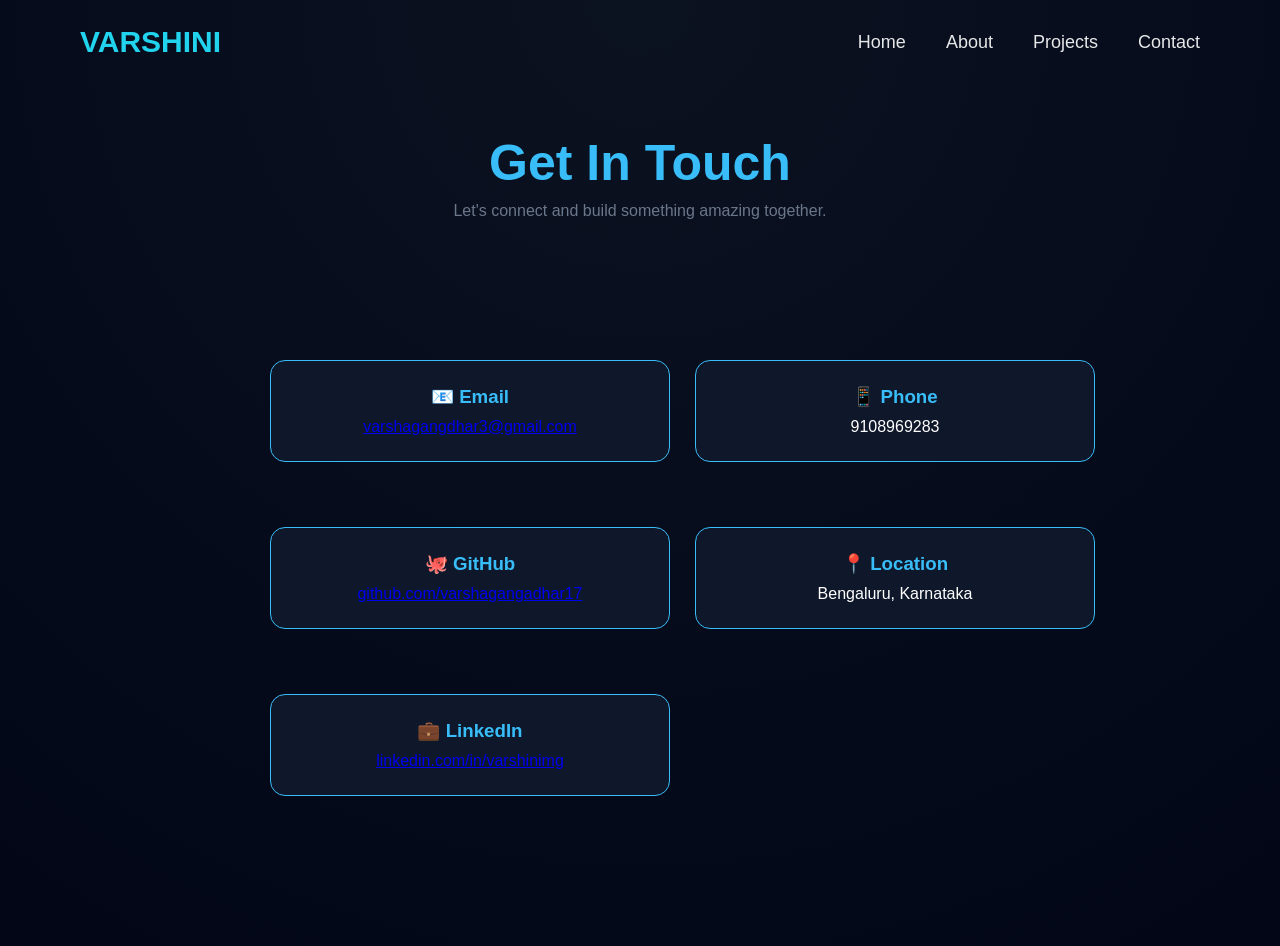
<file: contact.html>
<!DOCTYPE html>
<html>
<head>
    <title>Contact</title>
    <link rel="stylesheet" href="style.css">
</head>
<body>

<nav class="navbar">
    <div class="logo">VARSHINI</div>

    <ul class="nav-links">
        <li><a href="index.html">Home</a></li>
        <li><a href="about.html">About</a></li>
        <li><a href="projects.html">Projects</a></li>
        <li><a href="contact.html">Contact</a></li>
    </ul>
</nav>

<section class="contact-section">

    <h1>Get In Touch</h1>

    <p class="subtitle">
        Let's connect and build something amazing together.
    </p>

    <div class="contact-container">

        <div class="contact-card">
            <h3>📧 Email</h3>
            <p>
                <a href="varshagangdhar3@gmail.com" target="blank">
            varshagangdhar3@gmail.com
        </a>
    </p>
        </div>

        <div class="contact-card">
            <h3>📱 Phone</h3>
            <p>9108969283</p>
        </div>

        <div class="contact-card">
            <h3>🐙 GitHub</h3>
            <p>
                <a href="https://github.com/varshagangadhar17/varsha" target="_blank">
                    github.com/varshagangadhar17
                </a>
            </p>
        </div>

        <div class="contact-card">
            <h3>📍 Location</h3>
            <p>Bengaluru, Karnataka</p>
        </div>
        <div class="contact-card">
    <h3>💼 LinkedIn</h3>
    <p>
        <a href="https://www.linkedin.com/in/varshinimg" target="_blank">
            linkedin.com/in/varshinimg
        </a>
    </p>
</div>

    </div>

</section>

</body>
</html>
</file>
<file: style.css>
*{
    margin:0;
    padding:0;
    box-sizing:border-box;
    font-family:Arial,sans-serif;
}

body{
    background:#020617;
    color:white;
}

/* Navbar */

.navbar{
    display:flex;
    justify-content:space-between;
    align-items:center;
    padding:25px 80px;
}

.logo{
    font-size:30px;
    font-weight:bold;
    color:#22d3ee;
}

.nav-links{
    display:flex;
    list-style:none;
}

.nav-links li{
    margin-left:40px;
}

.nav-links a{
    text-decoration:none;
    color:white;
    font-size:18px;
}

.nav-links a:hover{
    color:#22d3ee;
}

/* Hero */

#hero{
    height:85vh;
    display:flex;
    flex-direction:column;
    justify-content:center;
    align-items:center;
    text-align:center;
}

#hero h1{
    font-size:70px;
}

#hero span{
    color:#22d3ee;
}

#hero h2{
    margin-top:15px;
    font-size:40px;
}

#hero p{
    margin-top:20px;
    font-size:20px;
    width:700px;
}

button{
    margin-top:30px;
    padding:15px 25px;
    border:none;
    border-radius:8px;
    background:#22d3ee;
    cursor:pointer;
    margin-right:10px;
}
.contact-container{
    text-align:center;
    padding:80px;
}

.contact-container h1{
    margin-bottom:40px;
    font-size:50px;
}

.contact-card{
    background:#0f172a;
    width:400px;
    margin:20px auto;
    padding:20px;
    border-radius:15px;
    border:1px solid #22d3ee;
}

.contact-card:hover{
    transform:scale(1.05);
    transition:0.3s;
}
#hero{
    display:flex;
    justify-content:space-around;
    align-items:center;
    height:80vh;
    padding:50px;
}

.hero-content{
    width:50%;
}

.hero-content h1{
    font-size:60px;
}

.hero-content span{
    color:#22d3ee;
}

.hero-content h2{
    margin-top:15px;
    font-size:35px;
}

.hero-content p{
    margin-top:20px;
    font-size:20px;
}

.hero-image img{
    width:350px;
    height:350px;
    border-radius:50%;
    object-fit:cover;
    border:5px solid #22d3ee;
}
#hero{
    display:flex;
    justify-content:space-around;
    align-items:center;
    height:80vh;
    padding:50px;
}

.hero-content{
    width:50%;
}

.hero-content h1{
    font-size:60px;
}

.hero-content span{
    color:#22d3ee;
}

.hero-content h2{
    margin-top:15px;
    font-size:35px;
}

.hero-content p{
    margin-top:20px;
    font-size:20px;
}

.hero-image img{
    width:350px;
    height:350px;
    border-radius:50%;
    object-fit:cover;
    border:5px solid #22d3ee;
}
body{
    background:#020617;
    color:white;
    font-family:Arial,sans-serif;
}

/* Contact Page */

.contact-section{
    text-align:center;
    padding:50px;
}

.contact-section h1{
    font-size:50px;
    color:#38bdf8;
}

.subtitle{
    margin-top:10px;
    margin-bottom:40px;
    color:#cbd5e1;
}

.contact-container{
    display:grid;
    grid-template-columns:repeat(2,1fr);
    gap:25px;
    max-width:900px;
    margin:auto;
}

.contact-card{
    background:#0f172a;
    border:1px solid #38bdf8;
    border-radius:15px;
    padding:25px;
    transition:0.3s;
}

.contact-card:hover{
    transform:translateY(-8px);
    box-shadow:0 0 20px #38bdf8;
}

.contact-card h3{
    color:#38bdf8;
    margin-bottom:10px;
}
body{
    background:#020617;
    color:white;
    font-family:Arial,sans-serif;
}

.projects{
    padding:80px;
    text-align:center;
}

.projects h1{
    font-size:50px;
    color:#38bdf8;
}
body{
    background:
    radial-gradient(
        circle at top right,
        rgba(0,212,255,0.1),
        transparent 30%
    ),
    #0a0f1f;
}
.subtitle{
    color:#94a3b8;
    margin-bottom:50px;
}
.projects h1{
    font-size:60px;
    color:white;
    margin-bottom:15px;
}

.projects h1 span{
    color:#00d4ff;
}
.projects{
    min-height:100vh;
    padding:80px;
    text-align:center;
}

.project-card{
    background:#111827;
    width:650px;
    margin:40px auto;
    padding:40px;
    border-radius:25px;
    transition:0.4s;
}

.project-card:hover{
    transform:scale(1.03);
}
.icon{
    font-size:70px;
    margin-bottom:20px;
}
button{
    background:#00d4ff;
    color:black;
    border:none;
    padding:12px 25px;
    border-radius:30px;
}
#hero{
    display:flex;
    justify-content:space-around;
    align-items:center;
    min-height:80vh;
    padding:50px;
}

.hero-content{
    width:50%;
}

.hero-image img{
    width:350px;
    height:350px;
    object-fit:cover;
    border-radius:50%;
    border:5px solid #00d4ff;
}
.hero-image img{
    width:300px;
    height:300px;
}
.about-section{
min-height:100vh;
padding:80px;
background:#0a0f1f;
}

.about-section h1{
text-align:center;
font-size:60px;
color:#00d4ff;
margin-bottom:50px;
}

.about-container{
display:flex;
align-items:center;
justify-content:center;
gap:60px;
flex-wrap:wrap;
}

.about-image img{
width:350px;
height:350px;
border-radius:50%;
object-fit:cover;
border:5px solid #00d4ff;
box-shadow:0 0 30px #00d4ff;
}

.about-content{
max-width:600px;
}

.about-content h2{
font-size:45px;
color:white;
}

.about-content h3{
color:#00d4ff;
margin-bottom:20px;
}

.about-content p{
color:#cbd5e1;
line-height:1.8;
}

.info-box{
background:#111827;
padding:20px;
border-radius:15px;
margin-top:20px;
border-left:4px solid #00d4ff;
}
.about-image img{
    width:220px;
    height:220px;
    border-radius:50%;
    object-fit:cover;
    border:4px solid #00d4ff;
    box-shadow:0 0 20px rgba(0,212,255,0.5);
}

.about-content h2{
    font-size:42px;
    font-weight:700;
    color:#ffffff;
    letter-spacing:1px;
}

.about-content h3{
    color:#00d4ff;
    font-size:22px;
    font-weight:500;
    margin-bottom:20px;
}
.about-section h1{
    text-align:center;
    font-size:55px;
    font-weight:700;
    color:#ffffff;
    margin-bottom:50px;
}

.about-section h1::after{
    content:"";
    display:block;
    width:100px;
    height:4px;
    background:#00d4ff;
    margin:12px auto;
    border-radius:10px;
}
.about-container{
    display:flex;
    align-items:center;
    justify-content:center;
    gap:40px;
    max-width:1100px;
    margin:auto;
}
.project-banner{
    width:100%;
    max-width:700px;
    display:block;
    margin:20px auto;
    border-radius:15px;
}
body {
  margin: 0;
  font-family: Arial, sans-serif;
  background: #0b1220;
  color: white;
}

/* Section */
.projects-section {
  padding: 60px 20px;
  text-align: center;
}

.section-title {
  font-size: 36px;
  color: #38bdf8;
}

.section-subtitle {
  opacity: 0.7;
  margin-bottom: 40px;
}

/* Grid */
.projects-container {
  display: grid;
  grid-template-columns: repeat(auto-fit, minmax(280px, 1fr));
  gap: 25px;
  padding: 20px;
}

/* Card */
.project-card {
  background: rgba(255, 255, 255, 0.05);
  border: 1px solid rgba(255,255,255,0.1);
  padding: 20px;
  border-radius: 15px;
  transition: 0.3s;
  text-align: left;
}

.project-card:hover {
  transform: translateY(-10px);
  border-color: #38bdf8;
  box-shadow: 0 10px 25px rgba(56,189,248,0.2);
}

/* Tags */
.tags {
  margin: 10px 0;
}

.tags span {
  background: #1e293b;
  padding: 5px 10px;
  border-radius: 20px;
  font-size: 12px;
  margin-right: 5px;
}

/* Buttons */
.buttons {
  margin-top: 15px;
}

.buttons a {
  display: inline-block;
  margin-right: 10px;
  padding: 8px 12px;
  border-radius: 8px;
  text-decoration: none;
  background: #38bdf8;
  color: black;
  font-weight: bold;
  transition: 0.3s;
}

.buttons a:hover {
  background: white;
}
body {
  margin: 0;
  font-family: "Poppins", sans-serif;
  background: #050b18;
  color: white;
}

/* Section */
.projects-section {
  padding: 70px 20px;
  text-align: center;
}

/* Glow Title */
.glow-title {
  font-size: 40px;
  color: #38bdf8;
  text-shadow: 0 0 10px #38bdf8, 0 0 20px #38bdf8;
}

.subtitle {
  opacity: 0.7;
  margin-bottom: 40px;
}

/* Grid */
.grid {
  display: grid;
  grid-template-columns: repeat(auto-fit, minmax(280px, 1fr));
  gap: 25px;
  padding: 20px;
}

/* Glass Card */
.glass-card {
  background: rgba(255, 255, 255, 0.06);
  border: 1px solid rgba(56, 189, 248, 0.2);
  border-radius: 18px;
  padding: 25px;
  text-align: left;
  backdrop-filter: blur(12px);
  transition: 0.4s ease;
  position: relative;
  overflow: hidden;
}

/* Hover Glow */
.glass-card:hover {
  transform: translateY(-12px);
  border-color: #38bdf8;
  box-shadow: 0 0 25px rgba(56, 189, 248, 0.4);
}

/* Project Title */
.glass-card h2 {
  color: #38bdf8;
  margin-bottom: 10px;
}

/* Tags */
.tags {
  margin: 10px 0;
}

.tags span {
  background: rgba(56, 189, 248, 0.15);
  border: 1px solid rgba(56, 189, 248, 0.3);
  padding: 5px 10px;
  border-radius: 20px;
  font-size: 12px;
  margin-right: 5px;
  color: #7dd3fc;
}

/* Text */
.glass-card p {
  font-size: 14px;
  opacity: 0.85;
  line-height: 1.5;
}

/* Links */
.links {
  margin-top: 15px;
}

.links a {
  display: inline-block;
  margin-right: 10px;
  padding: 8px 14px;
  border-radius: 8px;
  text-decoration: none;
  font-size: 13px;
  font-weight: bold;
  color: #050b18;
  background: #38bdf8;
  transition: 0.3s;
}

.links a:hover {
  background: white;
  color: black;
}
body {
  margin: 0;
  font-family: "Poppins", sans-serif;
  background: radial-gradient(circle at top, #0b1220, #020617);
  color: white;
}

/* Title */
.title {
  text-align: center;
  font-size: 44px;
  margin-top: 60px;
  color: #38bdf8;
  text-shadow: 0 0 20px #38bdf8;
}

.subtitle {
  text-align: center;
  opacity: 0.7;
  margin-bottom: 40px;
}

/* Grid */
.project-grid {
  display: grid;
  grid-template-columns: repeat(auto-fit, minmax(300px, 1fr));
  gap: 25px;
  padding: 40px;
}

/* Card */
.project-card {
  background: rgba(255, 255, 255, 0.05);
  border: 1px solid rgba(56, 189, 248, 0.15);
  border-radius: 18px;
  padding: 25px;
  backdrop-filter: blur(14px);
  transition: 0.4s ease;
  position: relative;
  overflow: hidden;
}

/* Glow effect */
.project-card::before {
  content: "";
  position: absolute;
  top: -50%;
  left: -50%;
  width: 200%;
  height: 200%;
  background: radial-gradient(circle, rgba(56,189,248,0.15), transparent 60%);
  transform: rotate(25deg);
}

/* Hover animation */
.project-card:hover {
  transform: translateY(-12px);
  box-shadow: 0 0 30px rgba(56, 189, 248, 0.4);
  border-color: #38bdf8;
}

/* Project title */
.project-card h2 {
  color: #38bdf8;
  margin-bottom: 10px;
}

/* Tags */
.tags {
  margin: 10px 0;
}

.tags span {
  display: inline-block;
  padding: 5px 10px;
  margin: 3px;
  font-size: 12px;
  border-radius: 20px;
  background: rgba(56, 189, 248, 0.12);
  border: 1px solid rgba(56, 189, 248, 0.25);
  color: #7dd3fc;
}

/* Text */
.project-card p {
  font-size: 14px;
  opacity: 0.85;
  line-height: 1.6;
}

/* Buttons */
.links {
  margin-top: 15px;
}

.links a {
  display: inline-block;
  padding: 8px 14px;
  margin-right: 10px;
  border-radius: 10px;
  text-decoration: none;
  font-size: 13px;
  font-weight: bold;
  background: linear-gradient(90deg, #38bdf8, #0ea5e9);
  color: #001018;
  transition: 0.3s;
}

.links a:hover {
  transform: scale(1.05);
  background: white;
  color: black;
}
body {
  margin: 0;
  font-family: Arial, sans-serif;
  background: radial-gradient(circle at top, #0b1220, #020617);
  color: white;
}

/* Title */
.title {
  text-align: center;
  font-size: 40px;
  margin-top: 50px;
  color: #38bdf8;
}

.subtitle {
  text-align: center;
  opacity: 0.7;
  margin-bottom: 40px;
}

/* Grid */
.grid {
  display: grid;
  grid-template-columns: repeat(auto-fit, minmax(280px, 1fr));
  gap: 25px;
  padding: 30px;
}

/* Card */
.card {
  background: rgba(255,255,255,0.05);
  border: 1px solid rgba(56,189,248,0.2);
  border-radius: 15px;
  padding: 20px;
  transition: 0.3s;
}

/* Hover */
.card:hover {
  transform: translateY(-10px);
  border-color: #38bdf8;
  box-shadow: 0 0 20px rgba(56,189,248,0.3);
}

/* Project title */
.card h2 {
  color: #38bdf8;
}

/* Tags */
.tags span {
  display: inline-block;
  background: #1e293b;
  padding: 5px 10px;
  border-radius: 20px;
  font-size: 12px;
  margin: 3px;
  color: #7dd3fc;
}

/* Text */
.card p {
  font-size: 14px;
  opacity: 0.85;
  line-height: 1.5;
}

/* Buttons */
.buttons {
  margin-top: 15px;
}

.buttons a {
  display: inline-block;
  padding: 8px 12px;
  margin-right: 8px;
  border-radius: 8px;
  text-decoration: none;
  font-size: 13px;
  font-weight: bold;
  background: #38bdf8;
  color: black;
  transition: 0.3s;
}

.buttons a:hover {
  background: white;
  transform: scale(1.05);
}
body {
  margin: 0;
  font-family: Arial;
  background: radial-gradient(circle at top, #0b1220, #020617);
  color: white;
}

/* Title */
.title {
  text-align: center;
  font-size: 40px;
  margin-top: 50px;
  color: #38bdf8;
}

/* Container */
.project-page {
  padding: 30px;
}

/* Box */
.project-box {
  max-width: 800px;
  margin: auto;
  background: rgba(255,255,255,0.05);
  border: 1px solid rgba(56,189,248,0.2);
  padding: 25px;
  border-radius: 15px;
  backdrop-filter: blur(10px);
}

/* Headings */
.project-box h2 {
  color: #38bdf8;
  margin-top: 20px;
}

/* Tags */
.tags span {
  background: #1e293b;
  padding: 5px 10px;
  border-radius: 20px;
  font-size: 12px;
  margin-right: 5px;
  color: #7dd3fc;
}

/* List */
ul {
  padding-left: 20px;
  opacity: 0.9;
}

/* Buttons */
.buttons {
  margin-top: 20px;
}

.buttons a {
  display: inline-block;
  margin-right: 10px;
  padding: 8px 14px;
  border-radius: 8px;
  text-decoration: none;
  background: #38bdf8;
  color: black;
  font-weight: bold;
  transition: 0.3s;
}

.buttons a:hover {
  background: white;
}.project-card:hover{
    transform: translateY(-10px) scale(1.02);
    box-shadow: 0 0 30px rgba(25,211,255,0.5);
}.project-card{
    animation: fadeUp 1s ease;
}

@keyframes fadeUp{
    from{
        opacity:0;
        transform:translateY(40px);
    }
    to{
        opacity:1;
        transform:translateY(0);
    }
}.projects-section{
    padding:100px 10%;
    background:#020b2d;
    min-height:100vh;
}

.section-title{
    color:white;
    text-align:center;
    font-size:3rem;
}

.section-subtitle{
    color:#b8c5d6;
    text-align:center;
    margin-bottom:50px;
}

.projects-grid{
    display:grid;
    grid-template-columns:repeat(auto-fit,minmax(320px,1fr));
    gap:30px;
}

.project-card{
    background:rgba(255,255,255,0.05);
    border:1px solid rgba(25,211,255,0.4);
    border-radius:25px;
    padding:30px;
    backdrop-filter:blur(15px);
    transition:0.4s;
    box-shadow:0 0 20px rgba(25,211,255,0.15);
}

.project-card:hover{
    transform:translateY(-10px);
    box-shadow:0 0 30px rgba(25,211,255,0.5);
}

.project-icon{
    font-size:50px;
    margin-bottom:15px;
}

.project-card h3{
    color:white;
    margin-bottom:10px;
}

.tech-stack{
    color:#19d3ff;
    font-weight:600;
    margin-bottom:15px;
}

.project-card p{
    color:#d6e4ff;
    line-height:1.7;
}

.project-buttons{
    margin-top:20px;
    display:flex;
    gap:10px;
}

.btn{
    background:#19d3ff;
    color:#020b2d;
    padding:10px 20px;
    border-radius:30px;
    text-decoration:none;
    font-weight:bold;
}

.btn-outline{
    background:transparent;
    border:2px solid #19d3ff;
    color:#19d3ff;
}.home-btn{
    display:inline-block;
    margin-top:20px;
    padding:12px 25px;
    background:#19d3ff;
    color:#020b2d;
    text-decoration:none;
    font-weight:600;
    border-radius:30px;
    transition:0.3s ease;
}

.home-btn:hover{
    transform:translateY(-3px);
    box-shadow:0 0 20px #19d3ff;
}
.project-card{
    position: relative;
}

.project-card::before{
    pointer-events: none;
}

.btn{
    position: relative;
    z-index: 9999;
    display: inline-block;
}
</file>
